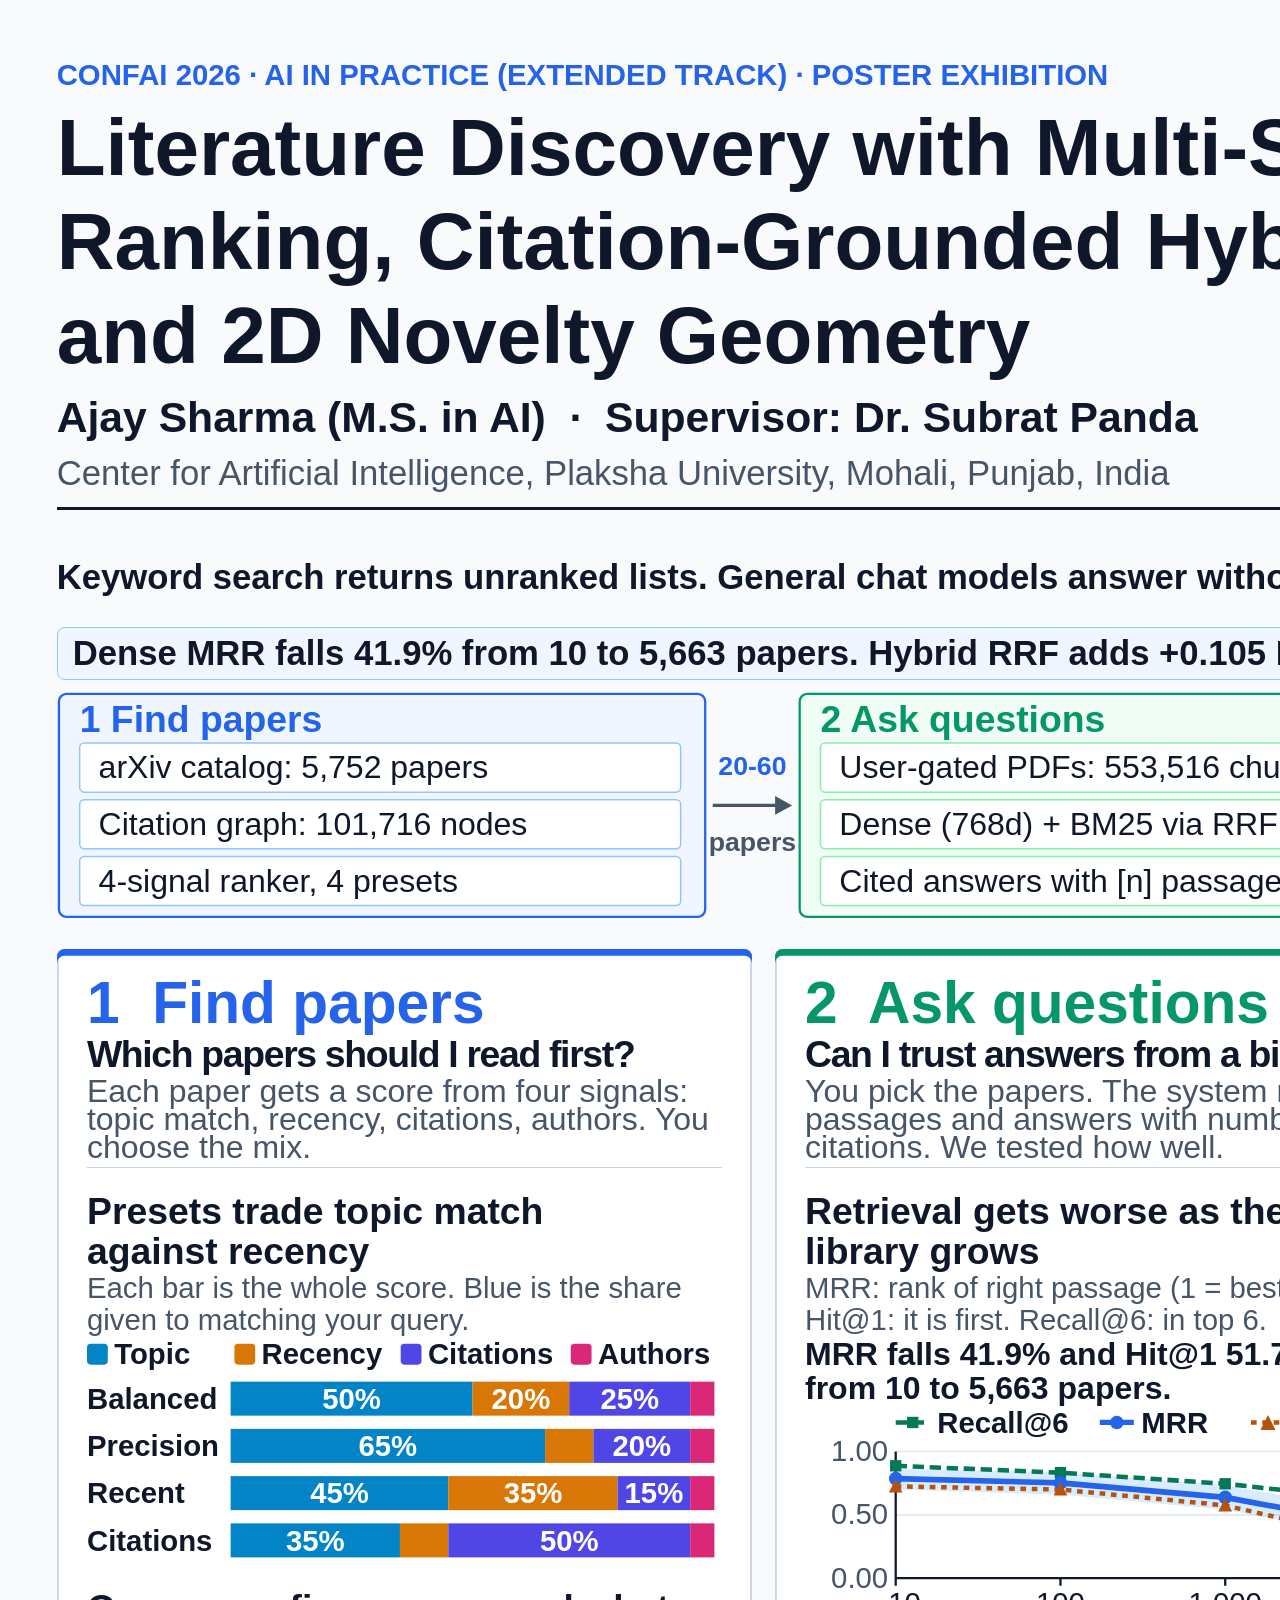
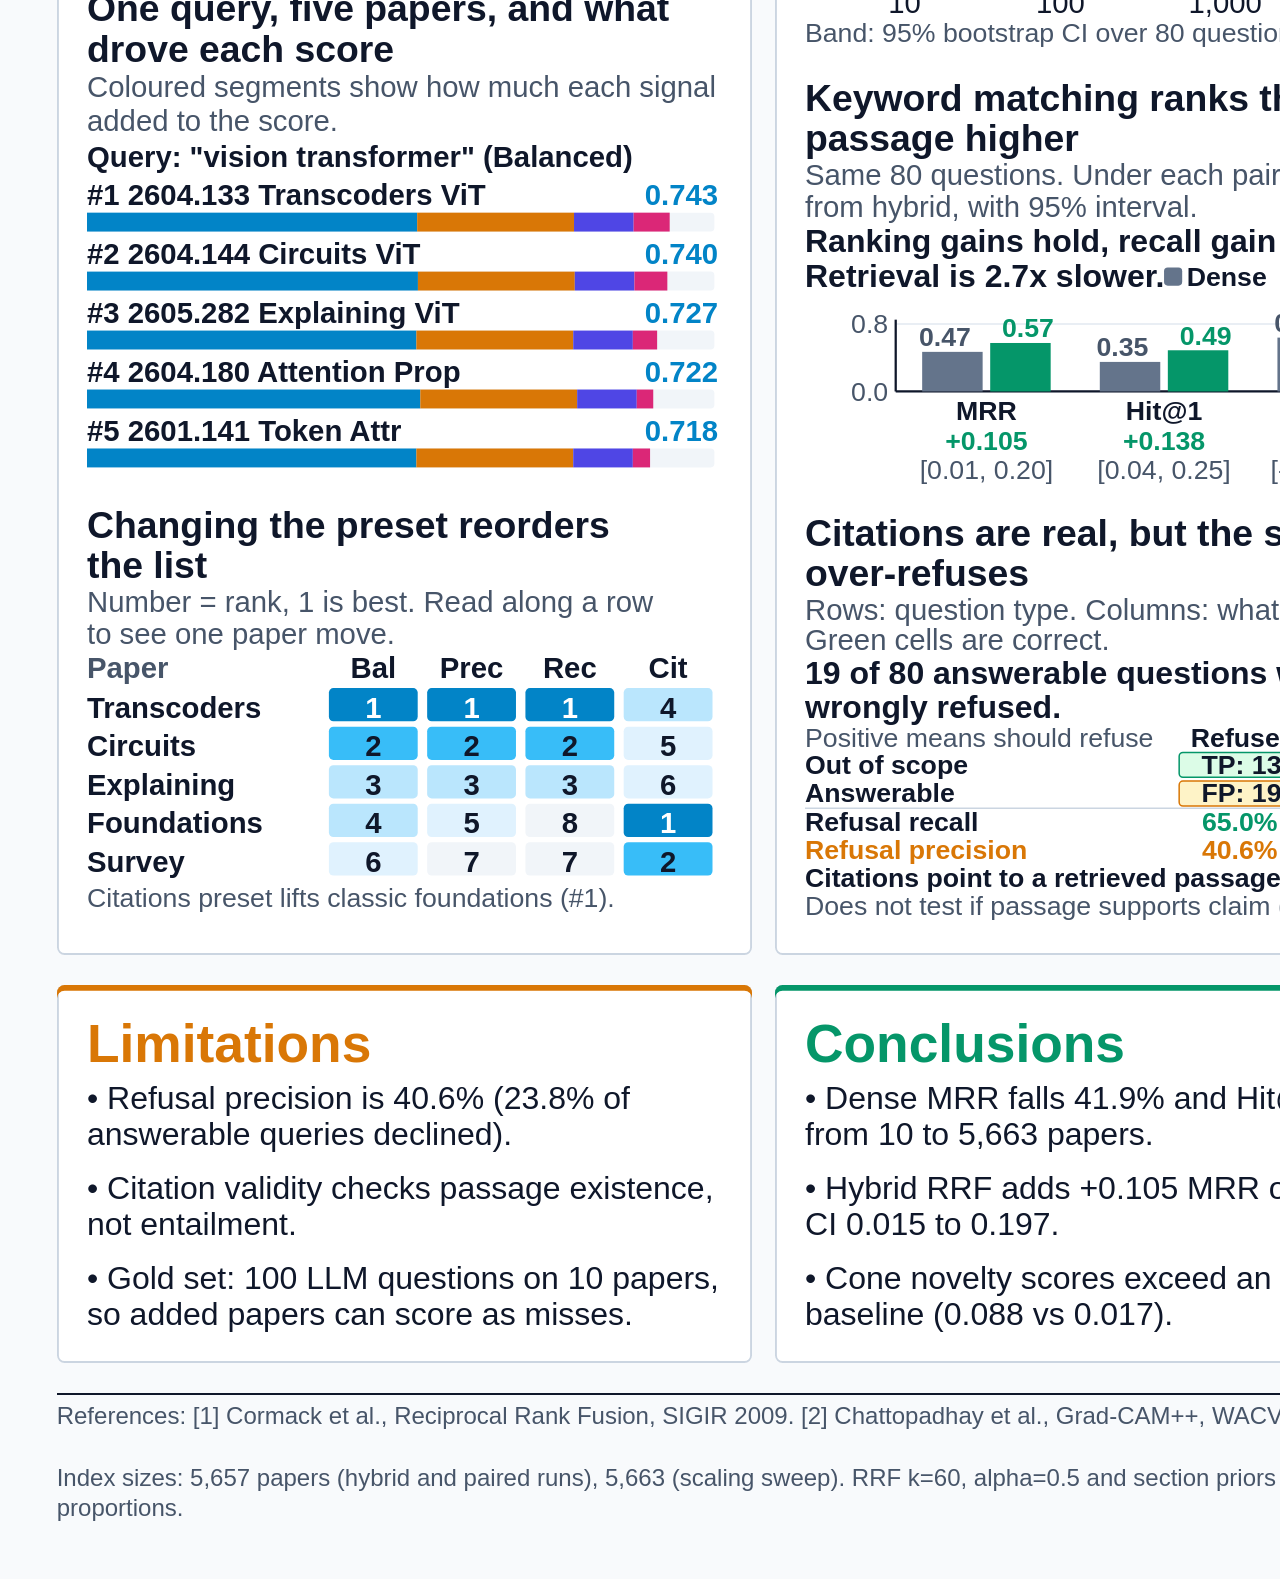
<file: docs/confai/poster_2026/poster_argon.html>
<!DOCTYPE html>
<html lang="en">
<head>
<meta charset="utf-8">
<title>ConfAI 2026 Poster - Literature Discovery, Hybrid RAG, and 2D Novelty Geometry</title>
<style>
  :root {
    --blue: #2563eb;
    --green: #059669;
    --purple: #7c3aed;
    --orange: #d97706;
    --text: #0f172a;
    --muted: #475569;
    --card: #ffffff;
    --line: #cbd5e1;
    --page: #f8fafc;
  }
  @page {
    size: 594mm 841mm;
    margin: 0;
  }
  * {
    box-sizing: border-box;
    margin: 0;
    padding: 0;
    -webkit-print-color-adjust: exact;
    print-color-adjust: exact;
  }
  html, body {
    width: 594mm;
    height: 841mm;
    margin: 0;
    padding: 0;
    background: var(--page);
    font-family: Arial, "Liberation Sans", Helvetica, sans-serif;
    color: var(--text);
    line-height: 1.2;
  }
  sub, sup {
    font-size: 0.76em;
    line-height: 1;
  }
  svg {
    display: block;
  }
  .poster {
    width: 594mm;
    height: 841mm;
    padding: 15mm;
    box-sizing: border-box;
    display: grid;
    grid-template-rows: 120mm 100mm 425mm 100mm 34mm;
    row-gap: 8mm;
    background: var(--page);
  }
  .card {
    background: var(--card);
    border: 0.5mm solid var(--line);
    border-radius: 2mm;
    padding: 8mm;
    box-sizing: border-box;
  }

  /* BAND A (120 mm) */
  .band-a {
    height: 120mm;
    display: grid;
    grid-template-columns: 430mm 130mm;
    column-gap: 4mm;
    border-bottom: 0.8mm solid var(--text);
    padding-bottom: 2mm;
  }
  .band-a-left {
    width: 430mm;
    height: 116mm;
    display: flex;
    flex-direction: column;
    justify-content: space-between;
  }
  .badge-line {
    font-size: 22pt;
    font-weight: 700;
    color: var(--blue);
    white-space: nowrap;
    line-height: 1.2;
  }
  .title-block {
    display: flex;
    flex-direction: column;
    gap: 0.5mm;
  }
  .title-line {
    font-size: 60pt;
    font-weight: 700;
    color: var(--text);
    white-space: nowrap;
    line-height: 1.15;
  }
  .author-line {
    font-size: 32pt;
    font-weight: 700;
    color: var(--text);
    white-space: nowrap;
    line-height: 1.2;
  }
  .affil-line {
    font-size: 26pt;
    font-weight: 400;
    color: var(--muted);
    white-space: nowrap;
    line-height: 1.2;
  }
  .band-a-right {
    width: 130mm;
    height: 116mm;
    display: flex;
    flex-direction: column;
    justify-content: space-between;
    align-items: flex-end;
  }
  .plaksha-badge {
    width: 130mm;
    background: #1e3a8a;
    color: #ffffff;
    border-radius: 2mm;
    padding: 3mm 4mm;
    display: flex;
    flex-direction: column;
    gap: 1mm;
  }
  .plaksha-l1 {
    font-size: 28pt;
    font-weight: 700;
    color: #ffffff;
    white-space: nowrap;
    line-height: 1.2;
  }
  .plaksha-l2 {
    font-size: 22pt;
    font-weight: 400;
    color: #dbeafe;
    white-space: nowrap;
    line-height: 1.2;
  }
  .qr-pair {
    width: 114mm;
    display: grid;
    grid-template-columns: 52mm 52mm;
    column-gap: 10mm;
    align-self: center;
  }
  .qr-col {
    width: 52mm;
    display: flex;
    flex-direction: column;
    align-items: center;
    gap: 1mm;
  }
  .qr-box {
    width: 45mm;
    height: 45mm;
    background: #ffffff;
  }
  .qr-box svg {
    display: block;
    width: 45mm;
    height: 45mm;
  }
  .qr-label {
    font-size: 24pt;
    font-weight: 700;
    color: var(--text);
    white-space: nowrap;
    line-height: 1.2;
  }

  /* BAND B+C (100 mm) */
  .band-bc {
    height: 100mm;
    display: flex;
    flex-direction: column;
    justify-content: space-between;
  }
  .problem-line {
    width: 564mm;
    height: 20mm;
    font-size: 26pt;
    font-weight: 700;
    color: var(--text);
    line-height: 1.2;
    display: flex;
    align-items: center;
  }
  .headline-strip {
    width: 564mm;
    height: 14mm;
    background: #eff6ff;
    border: 0.5mm solid #93c5fd;
    border-radius: 2mm;
    padding: 1.5mm 4mm;
    display: flex;
    align-items: center;
    font-size: 26pt;
    font-weight: 700;
    color: var(--text);
    white-space: nowrap;
    line-height: 1.2;
  }
  .pipeline-wrap {
    width: 564mm;
    height: 60mm;
    line-height: 0;
  }

  /* BAND D (425 mm) */
  .band-d {
    height: 425mm;
    display: grid;
    grid-template-columns: 184mm 184mm 184mm;
    column-gap: 6mm;
  }
  .d-col {
    width: 184mm;
    height: 425mm;
    display: flex;
    flex-direction: column;
    gap: 5mm;
    border-width: 0;
    background: var(--card);
    box-shadow: inset 0 0 0 0.5mm var(--line);
  }
  .d-col.c1 { box-shadow: inset 0 1.8mm 0 0 var(--blue), inset 0 0 0 0.5mm var(--line); }
  .d-col.c2 { box-shadow: inset 0 1.8mm 0 0 var(--green), inset 0 0 0 0.5mm var(--line); }
  .d-col.c3 { box-shadow: inset 0 1.8mm 0 0 var(--purple), inset 0 0 0 0.5mm var(--line); }
  .slot {
    width: 168mm;
    line-height: 0;
  }
  .hdr-slot {
    height: 50mm;
    position: relative;
    border-bottom: 0.5mm solid var(--line);
  }
  .hdr-title {
    position: absolute;
    left: 0;
    top: -1.2mm;
    height: 18mm;
    font-size: 44pt;
    font-weight: 700;
    line-height: 1;
    white-space: nowrap;
  }
  .hdr-question {
    position: absolute;
    left: 0;
    top: 15.1mm;
    height: 12mm;
    font-size: 28pt;
    font-weight: 700;
    color: var(--text);
    line-height: 1;
    letter-spacing: -0.35mm;
    white-space: nowrap;
  }
  .hdr-plain {
    position: absolute;
    left: 0;
    top: 25.9mm;
    width: 168mm;
    height: 24.1mm;
    font-size: 24pt;
    font-weight: 400;
    color: var(--muted);
    line-height: 0.88;
  }
  .c1 .hdr-title { color: var(--blue); }
  .c2 .hdr-title { color: var(--green); }
  .c3 .hdr-title { color: var(--purple); }

  /* BAND E (100 mm) */
  .band-e {
    height: 100mm;
    display: grid;
    grid-template-columns: 184mm 184mm 184mm;
    column-gap: 6mm;
  }
  .e-card {
    width: 184mm;
    height: 100mm;
    display: flex;
    flex-direction: column;
    justify-content: space-between;
    border-width: 0;
    box-shadow: inset 0 0 0 0.5mm var(--line);
  }
  .e-card.e1 { box-shadow: inset 0 1.5mm 0 0 var(--orange), inset 0 0 0 0.5mm var(--line); }
  .e-card.e2 { box-shadow: inset 0 1.5mm 0 0 var(--green), inset 0 0 0 0.5mm var(--line); }
  .e-card.e3 { box-shadow: inset 0 1.5mm 0 0 var(--blue), inset 0 0 0 0.5mm var(--line); }
  .e-heading {
    font-size: 40pt;
    font-weight: 700;
    line-height: 1.1;
    white-space: nowrap;
  }
  .e1 .e-heading { color: var(--orange); }
  .e2 .e-heading { color: var(--green); }
  .e3 .e-heading { color: var(--blue); }
  .e-list {
    list-style: none;
    display: flex;
    flex-direction: column;
    justify-content: space-between;
    height: 67mm;
  }
  .e-item {
    font-size: 24pt;
    color: var(--text);
    line-height: 1.14;
  }

  /* BAND F (34 mm) */
  .band-f {
    height: 34mm;
    border-top: 0.6mm solid var(--text);
    padding-top: 1.5mm;
    display: flex;
    flex-direction: column;
    justify-content: space-between;
  }
  .f-line {
    font-size: 18pt;
    color: var(--muted);
    line-height: 1.22;
  }
</style>
</head>
<body>
<div class="poster">
  <!-- BAND A (120 mm) -->
  <header class="band-a">
    <div class="band-a-left">
      <div class="badge-line">CONFAI 2026 · AI IN PRACTICE (EXTENDED TRACK) · POSTER EXHIBITION</div>
      <div class="title-block">
        <div class="title-line">Literature Discovery with Multi-Signal</div>
        <div class="title-line">Ranking, Citation-Grounded Hybrid RAG,</div>
        <div class="title-line">and 2D Novelty Geometry</div>
      </div>
      <div class="author-line">Ajay Sharma (M.S. in AI) &nbsp;·&nbsp; Supervisor: Dr. Subrat Panda</div>
      <div class="affil-line">Center for Artificial Intelligence, Plaksha University, Mohali, Punjab, India</div>
    </div>
    <div class="band-a-right">
      <div class="plaksha-badge">
        <div class="plaksha-l1">PLAKSHA UNIVERSITY</div>
        <div class="plaksha-l2">ConfAI 2026 · AI in Practice</div>
      </div>
      <div class="qr-pair">
        <div class="qr-col">
          <div class="qr-box"><svg width="45mm" height="45mm" version="1.1" viewBox="0 0 41 41" xmlns="http://www.w3.org/2000/svg"><rect width="100%" height="100%" fill="#ffffff"/><path d="M4,4H5V5H4zM5,4H6V5H5zM6,4H7V5H6zM7,4H8V5H7zM8,4H9V5H8zM9,4H10V5H9zM10,4H11V5H10zM12,4H13V5H12zM13,4H14V5H13zM14,4H15V5H14zM16,4H17V5H16zM18,4H19V5H18zM23,4H24V5H23zM24,4H25V5H24zM25,4H26V5H25zM27,4H28V5H27zM30,4H31V5H30zM31,4H32V5H31zM32,4H33V5H32zM33,4H34V5H33zM34,4H35V5H34zM35,4H36V5H35zM36,4H37V5H36zM4,5H5V6H4zM10,5H11V6H10zM12,5H13V6H12zM14,5H15V6H14zM15,5H16V6H15zM18,5H19V6H18zM25,5H26V6H25zM27,5H28V6H27zM28,5H29V6H28zM30,5H31V6H30zM36,5H37V6H36zM4,6H5V7H4zM6,6H7V7H6zM7,6H8V7H7zM8,6H9V7H8zM10,6H11V7H10zM13,6H14V7H13zM14,6H15V7H14zM16,6H17V7H16zM17,6H18V7H17zM18,6H19V7H18zM19,6H20V7H19zM20,6H21V7H20zM23,6H24V7H23zM28,6H29V7H28zM30,6H31V7H30zM32,6H33V7H32zM33,6H34V7H33zM34,6H35V7H34zM36,6H37V7H36zM4,7H5V8H4zM6,7H7V8H6zM7,7H8V8H7zM8,7H9V8H8zM10,7H11V8H10zM12,7H13V8H12zM14,7H15V8H14zM16,7H17V8H16zM19,7H20V8H19zM21,7H22V8H21zM22,7H23V8H22zM24,7H25V8H24zM26,7H27V8H26zM30,7H31V8H30zM32,7H33V8H32zM33,7H34V8H33zM34,7H35V8H34zM36,7H37V8H36zM4,8H5V9H4zM6,8H7V9H6zM7,8H8V9H7zM8,8H9V9H8zM10,8H11V9H10zM13,8H14V9H13zM20,8H21V9H20zM21,8H22V9H21zM23,8H24V9H23zM26,8H27V9H26zM27,8H28V9H27zM28,8H29V9H28zM30,8H31V9H30zM32,8H33V9H32zM33,8H34V9H33zM34,8H35V9H34zM36,8H37V9H36zM4,9H5V10H4zM10,9H11V10H10zM13,9H14V10H13zM14,9H15V10H14zM15,9H16V10H15zM19,9H20V10H19zM20,9H21V10H20zM22,9H23V10H22zM23,9H24V10H23zM24,9H25V10H24zM25,9H26V10H25zM26,9H27V10H26zM28,9H29V10H28zM30,9H31V10H30zM36,9H37V10H36zM4,10H5V11H4zM5,10H6V11H5zM6,10H7V11H6zM7,10H8V11H7zM8,10H9V11H8zM9,10H10V11H9zM10,10H11V11H10zM12,10H13V11H12zM14,10H15V11H14zM16,10H17V11H16zM18,10H19V11H18zM20,10H21V11H20zM22,10H23V11H22zM24,10H25V11H24zM26,10H27V11H26zM28,10H29V11H28zM30,10H31V11H30zM31,10H32V11H31zM32,10H33V11H32zM33,10H34V11H33zM34,10H35V11H34zM35,10H36V11H35zM36,10H37V11H36zM12,11H13V12H12zM13,11H14V12H13zM14,11H15V12H14zM15,11H16V12H15zM16,11H17V12H16zM18,11H19V12H18zM19,11H20V12H19zM20,11H21V12H20zM21,11H22V12H21zM28,11H29V12H28zM4,12H5V13H4zM6,12H7V13H6zM7,12H8V13H7zM9,12H10V13H9zM10,12H11V13H10zM11,12H12V13H11zM14,12H15V13H14zM15,12H16V13H15zM19,12H20V13H19zM21,12H22V13H21zM22,12H23V13H22zM23,12H24V13H23zM25,12H26V13H25zM26,12H27V13H26zM27,12H28V13H27zM28,12H29V13H28zM30,12H31V13H30zM33,12H34V13H33zM35,12H36V13H35zM36,12H37V13H36zM7,13H8V14H7zM11,13H12V14H11zM12,13H13V14H12zM13,13H14V14H13zM16,13H17V14H16zM17,13H18V14H17zM18,13H19V14H18zM20,13H21V14H20zM21,13H22V14H21zM22,13H23V14H22zM23,13H24V14H23zM24,13H25V14H24zM25,13H26V14H25zM27,13H28V14H27zM30,13H31V14H30zM31,13H32V14H31zM33,13H34V14H33zM34,13H35V14H34zM35,13H36V14H35zM36,13H37V14H36zM4,14H5V15H4zM6,14H7V15H6zM8,14H9V15H8zM10,14H11V15H10zM11,14H12V15H11zM12,14H13V15H12zM13,14H14V15H13zM14,14H15V15H14zM15,14H16V15H15zM17,14H18V15H17zM20,14H21V15H20zM21,14H22V15H21zM22,14H23V15H22zM24,14H25V15H24zM26,14H27V15H26zM27,14H28V15H27zM30,14H31V15H30zM31,14H32V15H31zM32,14H33V15H32zM33,14H34V15H33zM35,14H36V15H35zM36,14H37V15H36zM4,15H5V16H4zM9,15H10V16H9zM11,15H12V16H11zM12,15H13V16H12zM14,15H15V16H14zM16,15H17V16H16zM22,15H23V16H22zM24,15H25V16H24zM29,15H30V16H29zM31,15H32V16H31zM33,15H34V16H33zM6,16H7V17H6zM7,16H8V17H7zM9,16H10V17H9zM10,16H11V17H10zM11,16H12V17H11zM14,16H15V17H14zM18,16H19V17H18zM19,16H20V17H19zM20,16H21V17H20zM23,16H24V17H23zM26,16H27V17H26zM27,16H28V17H27zM29,16H30V17H29zM33,16H34V17H33zM4,17H5V18H4zM5,17H6V18H5zM6,17H7V18H6zM9,17H10V18H9zM11,17H12V18H11zM12,17H13V18H12zM14,17H15V18H14zM15,17H16V18H15zM17,17H18V18H17zM18,17H19V18H18zM21,17H22V18H21zM22,17H23V18H22zM23,17H24V18H23zM25,17H26V18H25zM27,17H28V18H27zM28,17H29V18H28zM31,17H32V18H31zM33,17H34V18H33zM35,17H36V18H35zM7,18H8V19H7zM8,18H9V19H8zM10,18H11V19H10zM12,18H13V19H12zM15,18H16V19H15zM16,18H17V19H16zM18,18H19V19H18zM23,18H24V19H23zM25,18H26V19H25zM30,18H31V19H30zM31,18H32V19H31zM34,18H35V19H34zM5,19H6V20H5zM11,19H12V20H11zM12,19H13V20H12zM13,19H14V20H13zM15,19H16V20H15zM18,19H19V20H18zM19,19H20V20H19zM24,19H25V20H24zM25,19H26V20H25zM27,19H28V20H27zM28,19H29V20H28zM29,19H30V20H29zM30,19H31V20H30zM32,19H33V20H32zM33,19H34V20H33zM34,19H35V20H34zM4,20H5V21H4zM5,20H6V21H5zM6,20H7V21H6zM8,20H9V21H8zM9,20H10V21H9zM10,20H11V21H10zM11,20H12V21H11zM12,20H13V21H12zM13,20H14V21H13zM14,20H15V21H14zM16,20H17V21H16zM18,20H19V21H18zM22,20H23V21H22zM24,20H25V21H24zM25,20H26V21H25zM26,20H27V21H26zM27,20H28V21H27zM29,20H30V21H29zM30,20H31V21H30zM32,20H33V21H32zM6,21H7V22H6zM8,21H9V22H8zM9,21H10V22H9zM11,21H12V22H11zM12,21H13V22H12zM13,21H14V22H13zM14,21H15V22H14zM15,21H16V22H15zM16,21H17V22H16zM19,21H20V22H19zM23,21H24V22H23zM24,21H25V22H24zM26,21H27V22H26zM27,21H28V22H27zM28,21H29V22H28zM29,21H30V22H29zM30,21H31V22H30zM32,21H33V22H32zM33,21H34V22H33zM35,21H36V22H35zM9,22H10V23H9zM10,22H11V23H10zM13,22H14V23H13zM14,22H15V23H14zM16,22H17V23H16zM17,22H18V23H17zM18,22H19V23H18zM19,22H20V23H19zM20,22H21V23H20zM21,22H22V23H21zM22,22H23V23H22zM24,22H25V23H24zM26,22H27V23H26zM28,22H29V23H28zM31,22H32V23H31zM32,22H33V23H32zM34,22H35V23H34zM35,22H36V23H35zM6,23H7V24H6zM8,23H9V24H8zM13,23H14V24H13zM14,23H15V24H14zM15,23H16V24H15zM16,23H17V24H16zM17,23H18V24H17zM18,23H19V24H18zM19,23H20V24H19zM20,23H21V24H20zM21,23H22V24H21zM23,23H24V24H23zM26,23H27V24H26zM27,23H28V24H27zM28,23H29V24H28zM29,23H30V24H29zM30,23H31V24H30zM32,23H33V24H32zM35,23H36V24H35zM4,24H5V25H4zM5,24H6V25H5zM6,24H7V25H6zM9,24H10V25H9zM10,24H11V25H10zM12,24H13V25H12zM13,24H14V25H13zM14,24H15V25H14zM15,24H16V25H15zM17,24H18V25H17zM18,24H19V25H18zM20,24H21V25H20zM22,24H23V25H22zM24,24H25V25H24zM25,24H26V25H25zM28,24H29V25H28zM31,24H32V25H31zM32,24H33V25H32zM33,24H34V25H33zM34,24H35V25H34zM36,24H37V25H36zM4,25H5V26H4zM5,25H6V26H5zM6,25H7V26H6zM8,25H9V26H8zM11,25H12V26H11zM12,25H13V26H12zM15,25H16V26H15zM19,25H20V26H19zM20,25H21V26H20zM21,25H22V26H21zM22,25H23V26H22zM23,25H24V26H23zM24,25H25V26H24zM25,25H26V26H25zM27,25H28V26H27zM29,25H30V26H29zM30,25H31V26H30zM36,25H37V26H36zM6,26H7V27H6zM8,26H9V27H8zM10,26H11V27H10zM11,26H12V27H11zM13,26H14V27H13zM14,26H15V27H14zM15,26H16V27H15zM16,26H17V27H16zM19,26H20V27H19zM21,26H22V27H21zM22,26H23V27H22zM25,26H26V27H25zM27,26H28V27H27zM28,26H29V27H28zM29,26H30V27H29zM30,26H31V27H30zM32,26H33V27H32zM33,26H34V27H33zM35,26H36V27H35zM36,26H37V27H36zM5,27H6V28H5zM7,27H8V28H7zM9,27H10V28H9zM11,27H12V28H11zM12,27H13V28H12zM14,27H15V28H14zM15,27H16V28H15zM17,27H18V28H17zM19,27H20V28H19zM28,27H29V28H28zM30,27H31V28H30zM31,27H32V28H31zM32,27H33V28H32zM33,27H34V28H33zM4,28H5V29H4zM10,28H11V29H10zM14,28H15V29H14zM15,28H16V29H15zM16,28H17V29H16zM17,28H18V29H17zM18,28H19V29H18zM26,28H27V29H26zM28,28H29V29H28zM29,28H30V29H29zM30,28H31V29H30zM31,28H32V29H31zM32,28H33V29H32zM36,28H37V29H36zM12,29H13V30H12zM13,29H14V30H13zM16,29H17V30H16zM17,29H18V30H17zM19,29H20V30H19zM20,29H21V30H20zM21,29H22V30H21zM22,29H23V30H22zM23,29H24V30H23zM24,29H25V30H24zM28,29H29V30H28zM32,29H33V30H32zM33,29H34V30H33zM4,30H5V31H4zM5,30H6V31H5zM6,30H7V31H6zM7,30H8V31H7zM8,30H9V31H8zM9,30H10V31H9zM10,30H11V31H10zM12,30H13V31H12zM15,30H16V31H15zM23,30H24V31H23zM24,30H25V31H24zM25,30H26V31H25zM27,30H28V31H27zM28,30H29V31H28zM30,30H31V31H30zM32,30H33V31H32zM35,30H36V31H35zM4,31H5V32H4zM10,31H11V32H10zM12,31H13V32H12zM14,31H15V32H14zM15,31H16V32H15zM17,31H18V32H17zM19,31H20V32H19zM24,31H25V32H24zM25,31H26V32H25zM26,31H27V32H26zM27,31H28V32H27zM28,31H29V32H28zM32,31H33V32H32zM33,31H34V32H33zM34,31H35V32H34zM36,31H37V32H36zM4,32H5V33H4zM6,32H7V33H6zM7,32H8V33H7zM8,32H9V33H8zM10,32H11V33H10zM14,32H15V33H14zM18,32H19V33H18zM19,32H20V33H19zM21,32H22V33H21zM22,32H23V33H22zM23,32H24V33H23zM25,32H26V33H25zM26,32H27V33H26zM27,32H28V33H27zM28,32H29V33H28zM29,32H30V33H29zM30,32H31V33H30zM31,32H32V33H31zM32,32H33V33H32zM34,32H35V33H34zM35,32H36V33H35zM36,32H37V33H36zM4,33H5V34H4zM6,33H7V34H6zM7,33H8V34H7zM8,33H9V34H8zM10,33H11V34H10zM12,33H13V34H12zM20,33H21V34H20zM24,33H25V34H24zM25,33H26V34H25zM26,33H27V34H26zM27,33H28V34H27zM31,33H32V34H31zM34,33H35V34H34zM36,33H37V34H36zM4,34H5V35H4zM6,34H7V35H6zM7,34H8V35H7zM8,34H9V35H8zM10,34H11V35H10zM12,34H13V35H12zM13,34H14V35H13zM15,34H16V35H15zM17,34H18V35H17zM19,34H20V35H19zM20,34H21V35H20zM24,34H25V35H24zM26,34H27V35H26zM30,34H31V35H30zM31,34H32V35H31zM33,34H34V35H33zM34,34H35V35H34zM4,35H5V36H4zM10,35H11V36H10zM14,35H15V36H14zM15,35H16V36H15zM17,35H18V36H17zM18,35H19V36H18zM19,35H20V36H19zM20,35H21V36H20zM21,35H22V36H21zM26,35H27V36H26zM27,35H28V36H27zM28,35H29V36H28zM30,35H31V36H30zM31,35H32V36H31zM32,35H33V36H32zM36,35H37V36H36zM4,36H5V37H4zM5,36H6V37H5zM6,36H7V37H6zM7,36H8V37H7zM8,36H9V37H8zM9,36H10V37H9zM10,36H11V37H10zM12,36H13V37H12zM14,36H15V37H14zM16,36H17V37H16zM20,36H21V37H20zM21,36H22V37H21zM22,36H23V37H22zM23,36H24V37H23zM25,36H26V37H25zM27,36H28V37H27zM29,36H30V37H29zM32,36H33V37H32zM33,36H34V37H33zM34,36H35V37H34z" id="qr-path" fill="#000000" fill-opacity="1" fill-rule="nonzero" stroke="none" /></svg></div>
          <div class="qr-label">GitHub code</div>
        </div>
        <div class="qr-col">
          <div class="qr-box"><svg width="45mm" height="45mm" version="1.1" viewBox="0 0 45 45" xmlns="http://www.w3.org/2000/svg"><rect width="100%" height="100%" fill="#ffffff"/><path d="M4,4H5V5H4zM5,4H6V5H5zM6,4H7V5H6zM7,4H8V5H7zM8,4H9V5H8zM9,4H10V5H9zM10,4H11V5H10zM12,4H13V5H12zM14,4H15V5H14zM15,4H16V5H15zM18,4H19V5H18zM19,4H20V5H19zM20,4H21V5H20zM21,4H22V5H21zM22,4H23V5H22zM23,4H24V5H23zM26,4H27V5H26zM29,4H30V5H29zM30,4H31V5H30zM34,4H35V5H34zM35,4H36V5H35zM36,4H37V5H36zM37,4H38V5H37zM38,4H39V5H38zM39,4H40V5H39zM40,4H41V5H40zM4,5H5V6H4zM10,5H11V6H10zM13,5H14V6H13zM14,5H15V6H14zM18,5H19V6H18zM19,5H20V6H19zM20,5H21V6H20zM21,5H22V6H21zM23,5H24V6H23zM28,5H29V6H28zM29,5H30V6H29zM30,5H31V6H30zM32,5H33V6H32zM34,5H35V6H34zM40,5H41V6H40zM4,6H5V7H4zM6,6H7V7H6zM7,6H8V7H7zM8,6H9V7H8zM10,6H11V7H10zM12,6H13V7H12zM13,6H14V7H13zM14,6H15V7H14zM16,6H17V7H16zM17,6H18V7H17zM18,6H19V7H18zM19,6H20V7H19zM20,6H21V7H20zM21,6H22V7H21zM25,6H26V7H25zM27,6H28V7H27zM29,6H30V7H29zM31,6H32V7H31zM32,6H33V7H32zM34,6H35V7H34zM36,6H37V7H36zM37,6H38V7H37zM38,6H39V7H38zM40,6H41V7H40zM4,7H5V8H4zM6,7H7V8H6zM7,7H8V8H7zM8,7H9V8H8zM10,7H11V8H10zM14,7H15V8H14zM16,7H17V8H16zM19,7H20V8H19zM21,7H22V8H21zM22,7H23V8H22zM23,7H24V8H23zM24,7H25V8H24zM25,7H26V8H25zM26,7H27V8H26zM27,7H28V8H27zM29,7H30V8H29zM30,7H31V8H30zM34,7H35V8H34zM36,7H37V8H36zM37,7H38V8H37zM38,7H39V8H38zM40,7H41V8H40zM4,8H5V9H4zM6,8H7V9H6zM7,8H8V9H7zM8,8H9V9H8zM10,8H11V9H10zM13,8H14V9H13zM14,8H15V9H14zM15,8H16V9H15zM16,8H17V9H16zM18,8H19V9H18zM20,8H21V9H20zM21,8H22V9H21zM30,8H31V9H30zM34,8H35V9H34zM36,8H37V9H36zM37,8H38V9H37zM38,8H39V9H38zM40,8H41V9H40zM4,9H5V10H4zM10,9H11V10H10zM12,9H13V10H12zM24,9H25V10H24zM26,9H27V10H26zM29,9H30V10H29zM32,9H33V10H32zM34,9H35V10H34zM40,9H41V10H40zM4,10H5V11H4zM5,10H6V11H5zM6,10H7V11H6zM7,10H8V11H7zM8,10H9V11H8zM9,10H10V11H9zM10,10H11V11H10zM12,10H13V11H12zM14,10H15V11H14zM16,10H17V11H16zM18,10H19V11H18zM20,10H21V11H20zM22,10H23V11H22zM24,10H25V11H24zM26,10H27V11H26zM28,10H29V11H28zM30,10H31V11H30zM32,10H33V11H32zM34,10H35V11H34zM35,10H36V11H35zM36,10H37V11H36zM37,10H38V11H37zM38,10H39V11H38zM39,10H40V11H39zM40,10H41V11H40zM14,11H15V12H14zM16,11H17V12H16zM18,11H19V12H18zM20,11H21V12H20zM22,11H23V12H22zM24,11H25V12H24zM30,11H31V12H30zM4,12H5V13H4zM6,12H7V13H6zM10,12H11V13H10zM11,12H12V13H11zM13,12H14V13H13zM14,12H15V13H14zM19,12H20V13H19zM20,12H21V13H20zM21,12H22V13H21zM22,12H23V13H22zM24,12H25V13H24zM28,12H29V13H28zM32,12H33V13H32zM35,12H36V13H35zM38,12H39V13H38zM40,12H41V13H40zM5,13H6V14H5zM6,13H7V14H6zM11,13H12V14H11zM15,13H16V14H15zM16,13H17V14H16zM18,13H19V14H18zM20,13H21V14H20zM22,13H23V14H22zM27,13H28V14H27zM28,13H29V14H28zM30,13H31V14H30zM31,13H32V14H31zM32,13H33V14H32zM33,13H34V14H33zM34,13H35V14H34zM35,13H36V14H35zM39,13H40V14H39zM40,13H41V14H40zM5,14H6V15H5zM6,14H7V15H6zM7,14H8V15H7zM8,14H9V15H8zM10,14H11V15H10zM11,14H12V15H11zM13,14H14V15H13zM16,14H17V15H16zM17,14H18V15H17zM18,14H19V15H18zM20,14H21V15H20zM21,14H22V15H21zM23,14H24V15H23zM27,14H28V15H27zM29,14H30V15H29zM31,14H32V15H31zM36,14H37V15H36zM38,14H39V15H38zM40,14H41V15H40zM4,15H5V16H4zM5,15H6V16H5zM14,15H15V16H14zM15,15H16V16H15zM16,15H17V16H16zM18,15H19V16H18zM19,15H20V16H19zM20,15H21V16H20zM22,15H23V16H22zM23,15H24V16H23zM24,15H25V16H24zM30,15H31V16H30zM31,15H32V16H31zM34,15H35V16H34zM37,15H38V16H37zM6,16H7V17H6zM7,16H8V17H7zM9,16H10V17H9zM10,16H11V17H10zM12,16H13V17H12zM14,16H15V17H14zM17,16H18V17H17zM24,16H25V17H24zM26,16H27V17H26zM27,16H28V17H27zM32,16H33V17H32zM34,16H35V17H34zM35,16H36V17H35zM37,16H38V17H37zM40,16H41V17H40zM4,17H5V18H4zM5,17H6V18H5zM8,17H9V18H8zM11,17H12V18H11zM12,17H13V18H12zM13,17H14V18H13zM14,17H15V18H14zM16,17H17V18H16zM19,17H20V18H19zM20,17H21V18H20zM21,17H22V18H21zM23,17H24V18H23zM25,17H26V18H25zM27,17H28V18H27zM28,17H29V18H28zM29,17H30V18H29zM30,17H31V18H30zM31,17H32V18H31zM32,17H33V18H32zM34,17H35V18H34zM35,17H36V18H35zM37,17H38V18H37zM40,17H41V18H40zM5,18H6V19H5zM9,18H10V19H9zM10,18H11V19H10zM12,18H13V19H12zM17,18H18V19H17zM18,18H19V19H18zM19,18H20V19H19zM23,18H24V19H23zM24,18H25V19H24zM25,18H26V19H25zM26,18H27V19H26zM27,18H28V19H27zM28,18H29V19H28zM30,18H31V19H30zM31,18H32V19H31zM32,18H33V19H32zM33,18H34V19H33zM34,18H35V19H34zM37,18H38V19H37zM38,18H39V19H38zM40,18H41V19H40zM5,19H6V20H5zM6,19H7V20H6zM7,19H8V20H7zM9,19H10V20H9zM11,19H12V20H11zM13,19H14V20H13zM15,19H16V20H15zM16,19H17V20H16zM18,19H19V20H18zM20,19H21V20H20zM21,19H22V20H21zM23,19H24V20H23zM26,19H27V20H26zM27,19H28V20H27zM32,19H33V20H32zM35,19H36V20H35zM36,19H37V20H36zM37,19H38V20H37zM40,19H41V20H40zM5,20H6V21H5zM6,20H7V21H6zM8,20H9V21H8zM10,20H11V21H10zM11,20H12V21H11zM14,20H15V21H14zM16,20H17V21H16zM19,20H20V21H19zM21,20H22V21H21zM23,20H24V21H23zM24,20H25V21H24zM27,20H28V21H27zM28,20H29V21H28zM30,20H31V21H30zM31,20H32V21H31zM32,20H33V21H32zM34,20H35V21H34zM35,20H36V21H35zM39,20H40V21H39zM40,20H41V21H40zM5,21H6V22H5zM6,21H7V22H6zM9,21H10V22H9zM11,21H12V22H11zM14,21H15V22H14zM17,21H18V22H17zM18,21H19V22H18zM23,21H24V22H23zM25,21H26V22H25zM26,21H27V22H26zM27,21H28V22H27zM28,21H29V22H28zM31,21H32V22H31zM32,21H33V22H32zM33,21H34V22H33zM34,21H35V22H34zM35,21H36V22H35zM37,21H38V22H37zM39,21H40V22H39zM40,21H41V22H40zM4,22H5V23H4zM5,22H6V23H5zM6,22H7V23H6zM8,22H9V23H8zM10,22H11V23H10zM17,22H18V23H17zM19,22H20V23H19zM23,22H24V23H23zM24,22H25V23H24zM25,22H26V23H25zM27,22H28V23H27zM30,22H31V23H30zM31,22H32V23H31zM32,22H33V23H32zM33,22H34V23H33zM34,22H35V23H34zM40,22H41V23H40zM4,23H5V24H4zM5,23H6V24H5zM7,23H8V24H7zM8,23H9V24H8zM9,23H10V24H9zM13,23H14V24H13zM15,23H16V24H15zM16,23H17V24H16zM18,23H19V24H18zM22,23H23V24H22zM26,23H27V24H26zM28,23H29V24H28zM32,23H33V24H32zM33,23H34V24H33zM4,24H5V25H4zM7,24H8V25H7zM8,24H9V25H8zM10,24H11V25H10zM11,24H12V25H11zM14,24H15V25H14zM16,24H17V25H16zM18,24H19V25H18zM19,24H20V25H19zM20,24H21V25H20zM23,24H24V25H23zM27,24H28V25H27zM30,24H31V25H30zM34,24H35V25H34zM35,24H36V25H35zM37,24H38V25H37zM39,24H40V25H39zM5,25H6V26H5zM6,25H7V26H6zM8,25H9V26H8zM9,25H10V26H9zM14,25H15V26H14zM18,25H19V26H18zM19,25H20V26H19zM20,25H21V26H20zM23,25H24V26H23zM24,25H25V26H24zM26,25H27V26H26zM27,25H28V26H27zM28,25H29V26H28zM29,25H30V26H29zM30,25H31V26H30zM31,25H32V26H31zM32,25H33V26H32zM33,25H34V26H33zM34,25H35V26H34zM39,25H40V26H39zM40,25H41V26H40zM6,26H7V27H6zM7,26H8V27H7zM9,26H10V27H9zM10,26H11V27H10zM11,26H12V27H11zM14,26H15V27H14zM16,26H17V27H16zM18,26H19V27H18zM19,26H20V27H19zM20,26H21V27H20zM21,26H22V27H21zM22,26H23V27H22zM23,26H24V27H23zM25,26H26V27H25zM27,26H28V27H27zM31,26H32V27H31zM32,26H33V27H32zM33,26H34V27H33zM34,26H35V27H34zM37,26H38V27H37zM38,26H39V27H38zM40,26H41V27H40zM5,27H6V28H5zM8,27H9V28H8zM13,27H14V28H13zM14,27H15V28H14zM20,27H21V28H20zM22,27H23V28H22zM24,27H25V28H24zM32,27H33V28H32zM35,27H36V28H35zM36,27H37V28H36zM37,27H38V28H37zM39,27H40V28H39zM4,28H5V29H4zM6,28H7V29H6zM7,28H8V29H7zM8,28H9V29H8zM9,28H10V29H9zM10,28H11V29H10zM12,28H13V29H12zM14,28H15V29H14zM16,28H17V29H16zM17,28H18V29H17zM19,28H20V29H19zM20,28H21V29H20zM21,28H22V29H21zM22,28H23V29H22zM23,28H24V29H23zM26,28H27V29H26zM27,28H28V29H27zM28,28H29V29H28zM32,28H33V29H32zM33,28H34V29H33zM34,28H35V29H34zM35,28H36V29H35zM5,29H6V30H5zM6,29H7V30H6zM8,29H9V30H8zM11,29H12V30H11zM14,29H15V30H14zM15,29H16V30H15zM17,29H18V30H17zM20,29H21V30H20zM22,29H23V30H22zM23,29H24V30H23zM24,29H25V30H24zM27,29H28V30H27zM28,29H29V30H28zM30,29H31V30H30zM31,29H32V30H31zM32,29H33V30H32zM34,29H35V30H34zM35,29H36V30H35zM37,29H38V30H37zM38,29H39V30H38zM40,29H41V30H40zM4,30H5V31H4zM5,30H6V31H5zM6,30H7V31H6zM7,30H8V31H7zM10,30H11V31H10zM12,30H13V31H12zM14,30H15V31H14zM16,30H17V31H16zM17,30H18V31H17zM18,30H19V31H18zM20,30H21V31H20zM23,30H24V31H23zM24,30H25V31H24zM25,30H26V31H25zM26,30H27V31H26zM27,30H28V31H27zM28,30H29V31H28zM30,30H31V31H30zM31,30H32V31H31zM34,30H35V31H34zM35,30H36V31H35zM38,30H39V31H38zM40,30H41V31H40zM6,31H7V32H6zM7,31H8V32H7zM8,31H9V32H8zM13,31H14V32H13zM15,31H16V32H15zM17,31H18V32H17zM19,31H20V32H19zM20,31H21V32H20zM22,31H23V32H22zM27,31H28V32H27zM31,31H32V32H31zM32,31H33V32H32zM37,31H38V32H37zM39,31H40V32H39zM40,31H41V32H40zM4,32H5V33H4zM5,32H6V33H5zM6,32H7V33H6zM9,32H10V33H9zM10,32H11V33H10zM11,32H12V33H11zM13,32H14V33H13zM17,32H18V33H17zM23,32H24V33H23zM24,32H25V33H24zM27,32H28V33H27zM28,32H29V33H28zM30,32H31V33H30zM32,32H33V33H32zM33,32H34V33H33zM34,32H35V33H34zM35,32H36V33H35zM36,32H37V33H36zM39,32H40V33H39zM12,33H13V34H12zM14,33H15V34H14zM15,33H16V34H15zM16,33H17V34H16zM18,33H19V34H18zM19,33H20V34H19zM20,33H21V34H20zM21,33H22V34H21zM23,33H24V34H23zM24,33H25V34H24zM25,33H26V34H25zM27,33H28V34H27zM28,33H29V34H28zM30,33H31V34H30zM32,33H33V34H32zM36,33H37V34H36zM40,33H41V34H40zM4,34H5V35H4zM5,34H6V35H5zM6,34H7V35H6zM7,34H8V35H7zM8,34H9V35H8zM9,34H10V35H9zM10,34H11V35H10zM12,34H13V35H12zM13,34H14V35H13zM19,34H20V35H19zM23,34H24V35H23zM24,34H25V35H24zM27,34H28V35H27zM30,34H31V35H30zM32,34H33V35H32zM34,34H35V35H34zM36,34H37V35H36zM39,34H40V35H39zM40,34H41V35H40zM4,35H5V36H4zM10,35H11V36H10zM13,35H14V36H13zM14,35H15V36H14zM16,35H17V36H16zM17,35H18V36H17zM18,35H19V36H18zM19,35H20V36H19zM21,35H22V36H21zM28,35H29V36H28zM30,35H31V36H30zM31,35H32V36H31zM32,35H33V36H32zM36,35H37V36H36zM40,35H41V36H40zM4,36H5V37H4zM6,36H7V37H6zM7,36H8V37H7zM8,36H9V37H8zM10,36H11V37H10zM15,36H16V37H15zM16,36H17V37H16zM17,36H18V37H17zM19,36H20V37H19zM21,36H22V37H21zM23,36H24V37H23zM31,36H32V37H31zM32,36H33V37H32zM33,36H34V37H33zM34,36H35V37H34zM35,36H36V37H35zM36,36H37V37H36zM39,36H40V37H39zM40,36H41V37H40zM4,37H5V38H4zM6,37H7V38H6zM7,37H8V38H7zM8,37H9V38H8zM10,37H11V38H10zM13,37H14V38H13zM15,37H16V38H15zM16,37H17V38H16zM17,37H18V38H17zM18,37H19V38H18zM23,37H24V38H23zM24,37H25V38H24zM27,37H28V38H27zM28,37H29V38H28zM30,37H31V38H30zM31,37H32V38H31zM33,37H34V38H33zM36,37H37V38H36zM4,38H5V39H4zM6,38H7V39H6zM7,38H8V39H7zM8,38H9V39H8zM10,38H11V39H10zM12,38H13V39H12zM13,38H14V39H13zM15,38H16V39H15zM19,38H20V39H19zM21,38H22V39H21zM23,38H24V39H23zM25,38H26V39H25zM26,38H27V39H26zM27,38H28V39H27zM28,38H29V39H28zM31,38H32V39H31zM32,38H33V39H32zM33,38H34V39H33zM35,38H36V39H35zM36,38H37V39H36zM40,38H41V39H40zM4,39H5V40H4zM10,39H11V40H10zM13,39H14V40H13zM14,39H15V40H14zM15,39H16V40H15zM16,39H17V40H16zM17,39H18V40H17zM22,39H23V40H22zM26,39H27V40H26zM28,39H29V40H28zM32,39H33V40H32zM33,39H34V40H33zM34,39H35V40H34zM36,39H37V40H36zM37,39H38V40H37zM4,40H5V41H4zM5,40H6V41H5zM6,40H7V41H6zM7,40H8V41H7zM8,40H9V41H8zM9,40H10V41H9zM10,40H11V41H10zM12,40H13V41H12zM13,40H14V41H13zM14,40H15V41H14zM15,40H16V41H15zM17,40H18V41H17zM19,40H20V41H19zM23,40H24V41H23zM27,40H28V41H27zM28,40H29V41H28zM30,40H31V41H30zM32,40H33V41H32zM34,40H35V41H34zM35,40H36V41H35zM40,40H41V41H40z" id="qr-path" fill="#000000" fill-opacity="1" fill-rule="nonzero" stroke="none" /></svg></div>
          <div class="qr-label">Live demo</div>
        </div>
      </div>
    </div>
  </header>

  <!-- BAND B+C (100 mm) -->
  <section class="band-bc">
    <div class="problem-line">Keyword search returns unranked lists. General chat models answer without pointing to the passages that support them.</div>
    <div class="headline-strip">Dense MRR falls 41.9% from 10 to 5,663 papers. Hybrid RRF adds +0.105 MRR (95% CI 0.015 to 0.197).</div>
    <div class="pipeline-wrap">
      <svg width="564mm" height="60mm" viewBox="0 0 564 60" xmlns="http://www.w3.org/2000/svg">
        <!-- Panel 1: Blue (x=0..172) -->
        <rect x="0.5" y="0.5" width="171" height="59" rx="2" fill="#eff6ff" stroke="#2563eb" stroke-width="0.6"/>
        <text x="6" y="10.5" font-size="9.88" font-weight="700" fill="#2563eb" text-anchor="start">1 Find papers</text>
        <rect x="6" y="13.5" width="159" height="13" rx="1.2" fill="#ffffff" stroke="#93c5fd" stroke-width="0.4"/>
        <text x="11" y="22.8" font-size="8.47" fill="#0f172a" text-anchor="start">arXiv catalog: 5,752 papers</text>
        <rect x="6" y="28.5" width="159" height="13" rx="1.2" fill="#ffffff" stroke="#93c5fd" stroke-width="0.4"/>
        <text x="11" y="37.8" font-size="8.47" fill="#0f172a" text-anchor="start">Citation graph: 101,716 nodes</text>
        <rect x="6" y="43.5" width="159" height="13" rx="1.2" fill="#ffffff" stroke="#93c5fd" stroke-width="0.4"/>
        <text x="11" y="52.8" font-size="8.47" fill="#0f172a" text-anchor="start">4-signal ranker, 4 presets</text>

        <!-- Arrow 1 -> 2 with data volume (x=172..196) -->
        <text x="184" y="22" font-size="7.06" font-weight="700" fill="#2563eb" text-anchor="middle">20-60</text>
        <line x1="173.5" y1="30" x2="191.5" y2="30" stroke="#475569" stroke-width="0.9"/>
        <polygon points="194.5,30 190,27.5 190,32.5" fill="#475569"/>
        <text x="184" y="42" font-size="7.06" font-weight="700" fill="#475569" text-anchor="middle">papers</text>

        <!-- Panel 2: Green (x=196..368) -->
        <rect x="196.5" y="0.5" width="171" height="59" rx="2" fill="#f0fdf4" stroke="#059669" stroke-width="0.6"/>
        <text x="202" y="10.5" font-size="9.88" font-weight="700" fill="#059669" text-anchor="start">2 Ask questions</text>
        <rect x="202" y="13.5" width="159" height="13" rx="1.2" fill="#ffffff" stroke="#86efac" stroke-width="0.4"/>
        <text x="207" y="22.8" font-size="8.47" fill="#0f172a" text-anchor="start">User-gated PDFs: 553,516 chunks</text>
        <rect x="202" y="28.5" width="159" height="13" rx="1.2" fill="#ffffff" stroke="#86efac" stroke-width="0.4"/>
        <text x="207" y="37.8" font-size="8.47" fill="#0f172a" text-anchor="start">Dense (768d) + BM25 via RRF k=60</text>
        <rect x="202" y="43.5" width="159" height="13" rx="1.2" fill="#ffffff" stroke="#86efac" stroke-width="0.4"/>
        <text x="207" y="52.8" font-size="8.47" fill="#0f172a" text-anchor="start">Cited answers with [n] passages</text>

        <!-- Arrow 2 -> 3 with data volume (x=368..392) -->
        <text x="380" y="22" font-size="7.06" font-weight="700" fill="#059669" text-anchor="middle">5,707</text>
        <line x1="369.5" y1="30" x2="387.5" y2="30" stroke="#475569" stroke-width="0.9"/>
        <polygon points="390.5,30 386,27.5 386,32.5" fill="#475569"/>
        <text x="380" y="42" font-size="7.06" font-weight="700" fill="#475569" text-anchor="middle">scored</text>

        <!-- Panel 3: Purple (x=392..564) -->
        <rect x="392.5" y="0.5" width="171" height="59" rx="2" fill="#faf5ff" stroke="#7c3aed" stroke-width="0.6"/>
        <text x="398" y="10.5" font-size="9.88" font-weight="700" fill="#7c3aed" text-anchor="start">3 Judge novelty</text>
        <rect x="398" y="13.5" width="159" height="13" rx="1.2" fill="#ffffff" stroke="#d8b4fe" stroke-width="0.4"/>
        <text x="403" y="22.8" font-size="8.47" fill="#0f172a" text-anchor="start">References: S2, OpenAlex, arXiv</text>
        <rect x="398" y="28.5" width="159" height="13" rx="1.2" fill="#ffffff" stroke="#d8b4fe" stroke-width="0.4"/>
        <text x="403" y="37.8" font-size="8.47" fill="#0f172a" text-anchor="start">NNLS cone projection</text>
        <rect x="398" y="43.5" width="159" height="13" rx="1.2" fill="#ffffff" stroke="#d8b4fe" stroke-width="0.4"/>
        <text x="403" y="52.8" font-size="8.47" fill="#0f172a" text-anchor="start">Outputs: m, Delta, Res</text>
      </svg>
    </div>
  </section>

  <!-- BAND D (425 mm) -->
  <main class="band-d">
    <!-- Column 1 -->
    <section class="card d-col c1" data-name="col1-ranking">
      <div class="slot hdr-slot" data-slot="col1-header" style="height:50mm;">
        <span class="hdr-title">1&nbsp; Find papers</span>
        <span class="hdr-question">Which papers should I read first?</span>
        <span class="hdr-plain">Each paper gets a score from four signals: topic match, recency, citations, authors. You choose the mix.</span>
      </div>
      <div class="slot" id="slot-presets" data-slot="presets" style="height:100mm;"></div>
      <div class="slot" id="slot-top5" data-slot="top5" style="height:132mm;"></div>
      <div class="slot" id="slot-rankmatrix" data-slot="rankmatrix" style="height:112mm;"></div>
    </section>

    <!-- Column 2 -->
    <section class="card d-col c2" data-name="col2-rag">
      <div class="slot hdr-slot" data-slot="col2-header" style="height:50mm;">
        <span class="hdr-title">2&nbsp; Ask questions</span>
        <span class="hdr-question">Can I trust answers from a big library?</span>
        <span class="hdr-plain">You pick the papers. The system retrieves passages and answers with numbered citations. We tested how well.</span>
      </div>
      <div class="slot" id="slot-scaling" data-slot="scaling" style="height:124mm;"></div>
      <div class="slot" id="slot-densehybrid" data-slot="densehybrid" style="height:110mm;"></div>
      <div class="slot" id="slot-generation" data-slot="generation" style="height:110mm;"></div>
    </section>

    <!-- Column 3 -->
    <section class="card d-col c3" data-name="col3-novelty">
      <div class="slot hdr-slot" data-slot="col3-header" style="height:50mm;">
        <span class="hdr-title">3&nbsp; Judge novelty</span>
        <span class="hdr-question">How original is a paper?</span>
        <span class="hdr-plain">We rebuild a paper from the papers it cites. What cannot be rebuilt is the part that is new.</span>
      </div>
      <div class="slot" id="slot-cone" data-slot="cone" style="height:140mm;"></div>
      <div class="slot" id="slot-exemplars" data-slot="exemplars" style="height:96mm;"></div>
      <div class="slot" id="slot-null" data-slot="null" style="height:108mm;"></div>
    </section>
  </main>

  <!-- BAND E (100 mm) -->
  <section class="band-e">
    <div class="card e-card e1" data-name="e-limitations">
      <div class="e-heading">Limitations</div>
      <ul class="e-list">
        <li class="e-item">• Refusal precision is 40.6% (23.8% of answerable queries declined).</li>
        <li class="e-item">• Citation validity checks passage existence, not entailment.</li>
        <li class="e-item">• Gold set: 100 LLM questions on 10 papers, so added papers can score as misses.</li>
      </ul>
    </div>
    <div class="card e-card e2" data-name="e-conclusions">
      <div class="e-heading">Conclusions</div>
      <ul class="e-list">
        <li class="e-item">• Dense MRR falls 41.9% and Hit@1 51.7% from 10 to 5,663 papers.</li>
        <li class="e-item">• Hybrid RRF adds +0.105 MRR over dense, CI 0.015 to 0.197.</li>
        <li class="e-item">• Cone novelty scores exceed an isotropic baseline (0.088 vs 0.017).</li>
      </ul>
    </div>
    <div class="card e-card e3" data-name="e-future">
      <div class="e-heading">Future work</div>
      <ul class="e-list">
        <li class="e-item">• Run hybrid retrieval across all sizes and test external novelty signals.</li>
        <li class="e-item">• In-person queries: gold generation, hybrid costs, reference coverage.</li>
        <li class="e-item">• Contact: Ajay Sharma, Dr. Subrat Panda (Plaksha)</li>
      </ul>
    </div>
  </section>

  <!-- BAND F (34 mm) -->
  <footer class="band-f">
    <div class="f-line">References: [1] Cormack et al., Reciprocal Rank Fusion, SIGIR 2009. [2] Chattopadhay et al., Grad-CAM++, WACV 2018. [3] Srivastava et al., BIG-bench, arXiv 2206.04615, 2022.</div>
    <div class="f-line">Index sizes: 5,657 papers (hybrid and paired runs), 5,663 (scaling sweep). RRF k=60, alpha=0.5 and section priors are fixed defaults, not tuned on the gold set. CIs: bootstrap for retrieval, Wilson for proportions.</div>
  </footer>
</div>

<script src="poster_data.js"></script>
<script src="charts_argon.js"></script>
</body>
</html>
</file>
